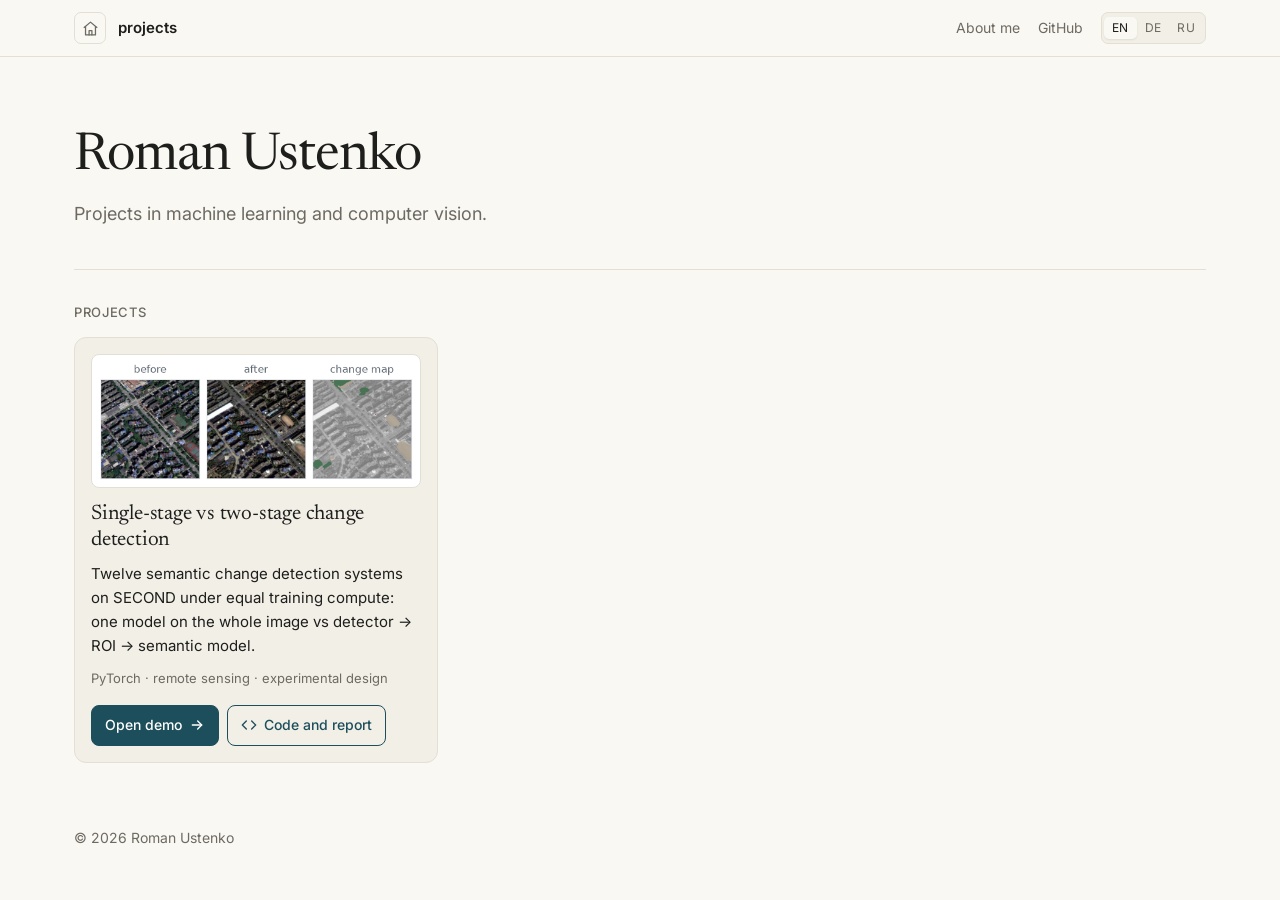
<file: index.html>
<!doctype html>
<html lang="en">
<head>
  <meta charset="UTF-8" />
  <meta name="viewport" content="width=device-width, initial-scale=1.0" />
  <title>Roman Ustenko — Projects</title>
  <meta name="description" content="Machine learning and computer vision projects by Roman Ustenko." />
  <meta property="og:title" content="Roman Ustenko — Projects" />
  <meta property="og:image" content="https://romanustenko.github.io/projects/satellite-change/og.png" />
  <link rel="icon" href="assets/favicon.svg" type="image/svg+xml" />
  <link rel="preconnect" href="https://fonts.googleapis.com" />
  <link rel="preconnect" href="https://fonts.gstatic.com" crossorigin />
  <link href="https://fonts.googleapis.com/css2?family=Inter:wght@400;500;600&family=Newsreader:opsz,wght@6..72,400;6..72,500&display=swap" rel="stylesheet" />
  <link rel="stylesheet" href="assets/site.css" />
  <link rel="stylesheet" href="assets/site-header.css" />
</head>
<body>
  <header class="sh">
    <div class="sh-inner">
      <div class="sh-left">
        <a class="sh-home" href="./" data-t-title="home" title="Main menu" aria-label="Main menu"><svg viewBox="0 0 24 24" fill="none" stroke="currentColor" stroke-width="1.8" stroke-linecap="round" stroke-linejoin="round" aria-hidden="true"><path d="M3 10.5 12 3l9 7.5"/><path d="M5 9.5V21h14V9.5"/><path d="M10 21v-6h4v6"/></svg></a>
        <nav class="sh-crumbs" aria-label="Breadcrumb"><b>projects</b></nav>
      </div>
      <div class="sh-right">
        <a class="sh-link" href="about.html" target="_blank" rel="noopener" data-t="about">About me</a>
        <a class="sh-link" href="https://github.com/romanustenko" target="_blank" rel="noopener">GitHub</a>
        <div class="sh-lang" role="radiogroup" aria-label="Language"><button role="radio" data-lang="en">EN</button><button role="radio" data-lang="de">DE</button><button role="radio" data-lang="ru">RU</button></div>
      </div>
    </div>
  </header>

  <main class="shell">
    <section class="hero">
      <h1>Roman Ustenko</h1>
      <p class="lede" data-t="lede">Projects in machine learning and computer vision.</p>
    </section>

    <section class="projects">
      <h2 class="label" data-t="projects">Projects</h2>
      <div class="grid">
      <article class="project">
        <img src="assets/satellite-change.png" alt="" />
        <div class="project-body">
          <h3><a href="projects/satellite-change/" data-t="p1title">Single-stage vs two-stage semantic change detection</a></h3>
          <p data-t="p1text">Twelve semantic change detection systems on the SECOND benchmark, compared under equal training compute.</p>
          <p class="tags" data-t="p1tags">PyTorch · remote sensing · change detection · experimental design</p>
          <div class="actions">
            <a class="btn primary" href="projects/satellite-change/">
              <span data-t="demo">Open demo</span>
              <svg viewBox="0 0 24 24" fill="none" stroke="currentColor" stroke-width="2" stroke-linecap="round" stroke-linejoin="round" aria-hidden="true"><path d="M5 12h14"/><path d="m13 6 6 6-6 6"/></svg>
            </a>
            <a class="btn secondary" href="https://github.com/romanustenko/satellite-change-intelligence" target="_blank" rel="noopener">
              <svg viewBox="0 0 24 24" fill="none" stroke="currentColor" stroke-width="2" stroke-linecap="round" stroke-linejoin="round" aria-hidden="true"><path d="m16 18 6-6-6-6"/><path d="m8 6-6 6 6 6"/></svg>
              <span data-t="code">Code and report</span>
            </a>
          </div>
        </div>
      </article>
      </div>
    </section>
  </main>
  <footer class="shell foot">© 2026 Roman Ustenko</footer>

  <script>
    window.TEXT = {
      en: { _title: 'Roman Ustenko — Projects', home: 'Main menu', about: 'About me', lede: 'Projects in machine learning and computer vision.', projects: 'Projects',
        p1title: 'Single-stage vs two-stage change detection',
        p1text: 'Twelve semantic change detection systems on SECOND under equal training compute: one model on the whole image vs detector → ROI → semantic model.',
        p1tags: 'PyTorch · remote sensing · experimental design', demo: 'Open demo', code: 'Code and report' },
      de: { _title: 'Roman Ustenko — Projekte', home: 'Hauptmenü', about: 'Über mich', lede: 'Projekte zu maschinellem Lernen und Computer Vision.', projects: 'Projekte',
        p1title: 'Einstufige vs. zweistufige Änderungserkennung',
        p1text: 'Zwölf Systeme zur semantischen Änderungserkennung auf SECOND bei gleichem Trainingsaufwand: ein Modell für das ganze Bild vs. Detektor → ROI → semantisches Modell.',
        p1tags: 'PyTorch · Fernerkundung · Versuchsplanung', demo: 'Demo öffnen', code: 'Code und Bericht' },
      ru: { _title: 'Роман Устенко — проекты', home: 'Главное меню', about: 'Обо мне', lede: 'Проекты в области машинного обучения и компьютерного зрения.', projects: 'Проекты',
        p1title: 'Одностадийное и двухстадийное обнаружение изменений',
        p1text: 'Двенадцать систем семантического обнаружения изменений на SECOND при равном бюджете обучения: одна модель на весь снимок против цепочки детектор → ROI → семантическая модель.',
        p1tags: 'PyTorch · дистанционное зондирование · дизайн экспериментов', demo: 'Открыть демо', code: 'Код и отчёт' },
    };
  </script>
  <script src="assets/i18n.js"></script>
</body>
</html>
</file>
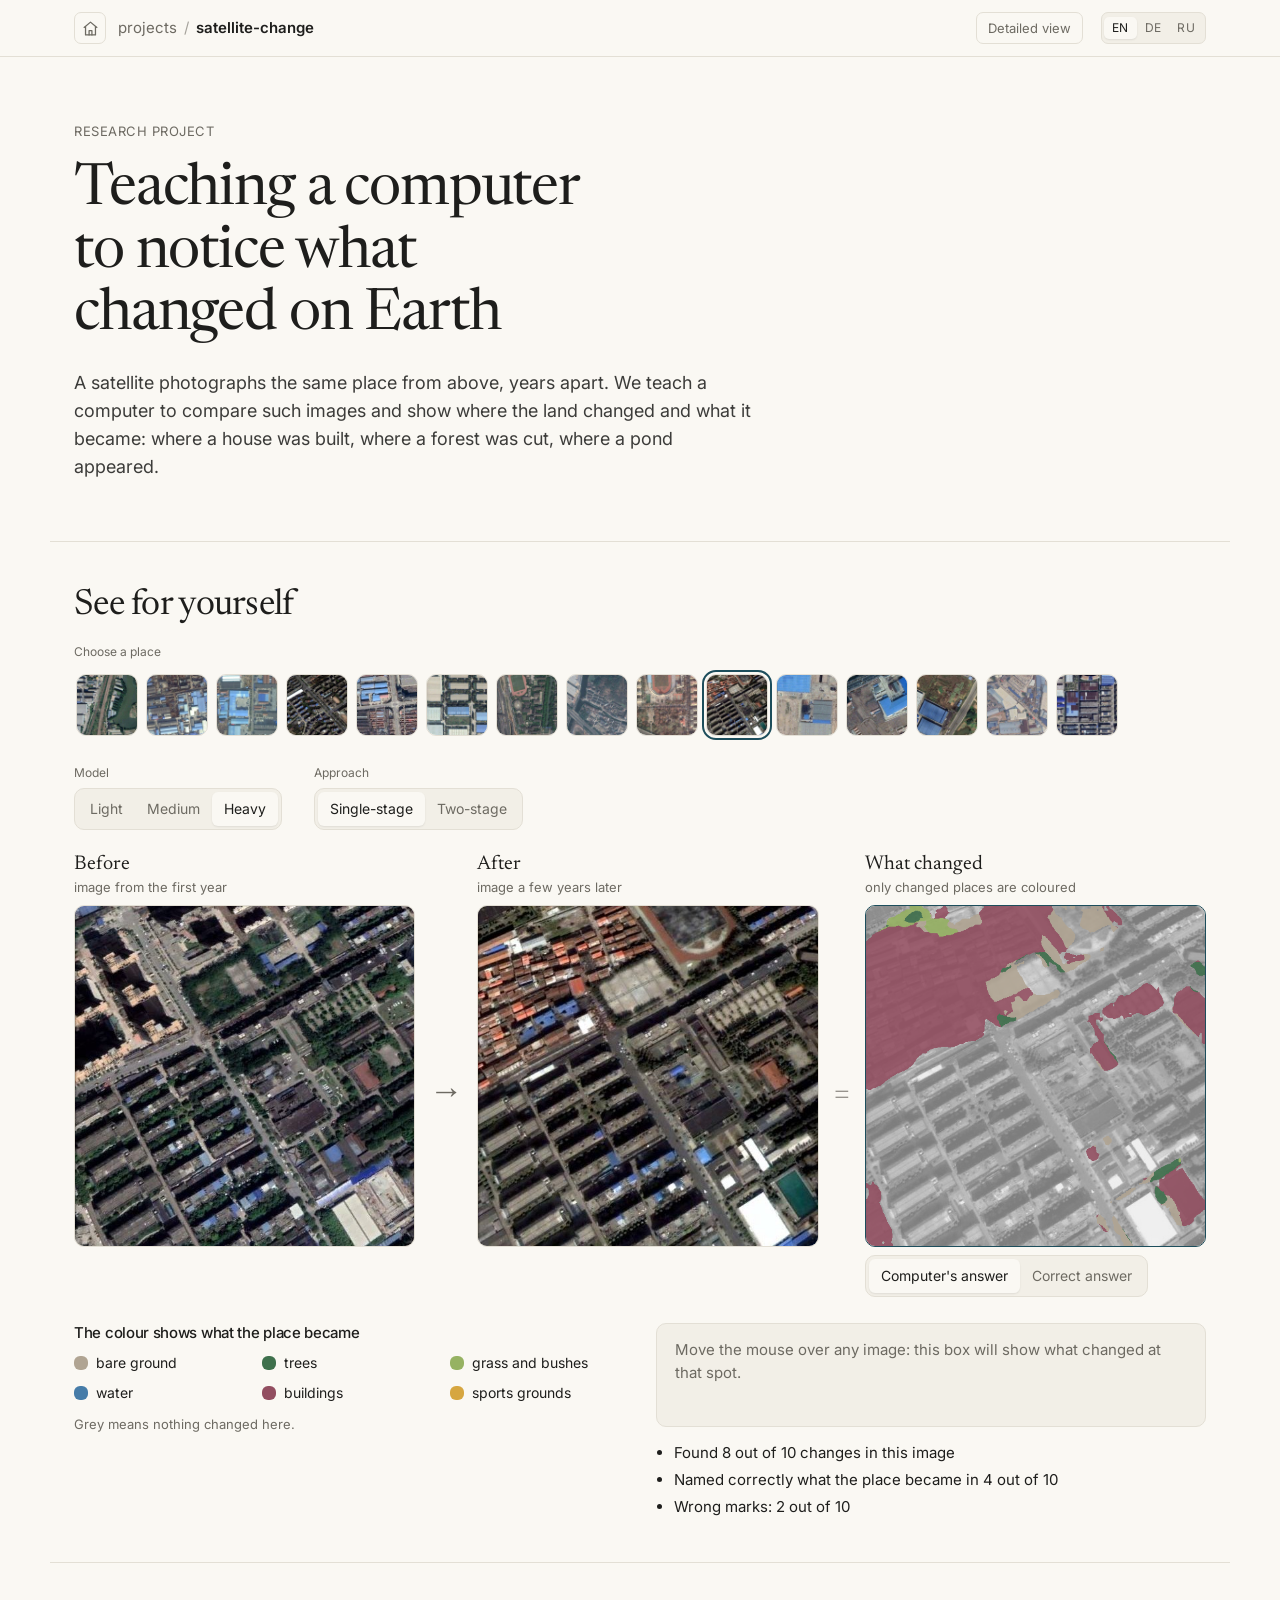
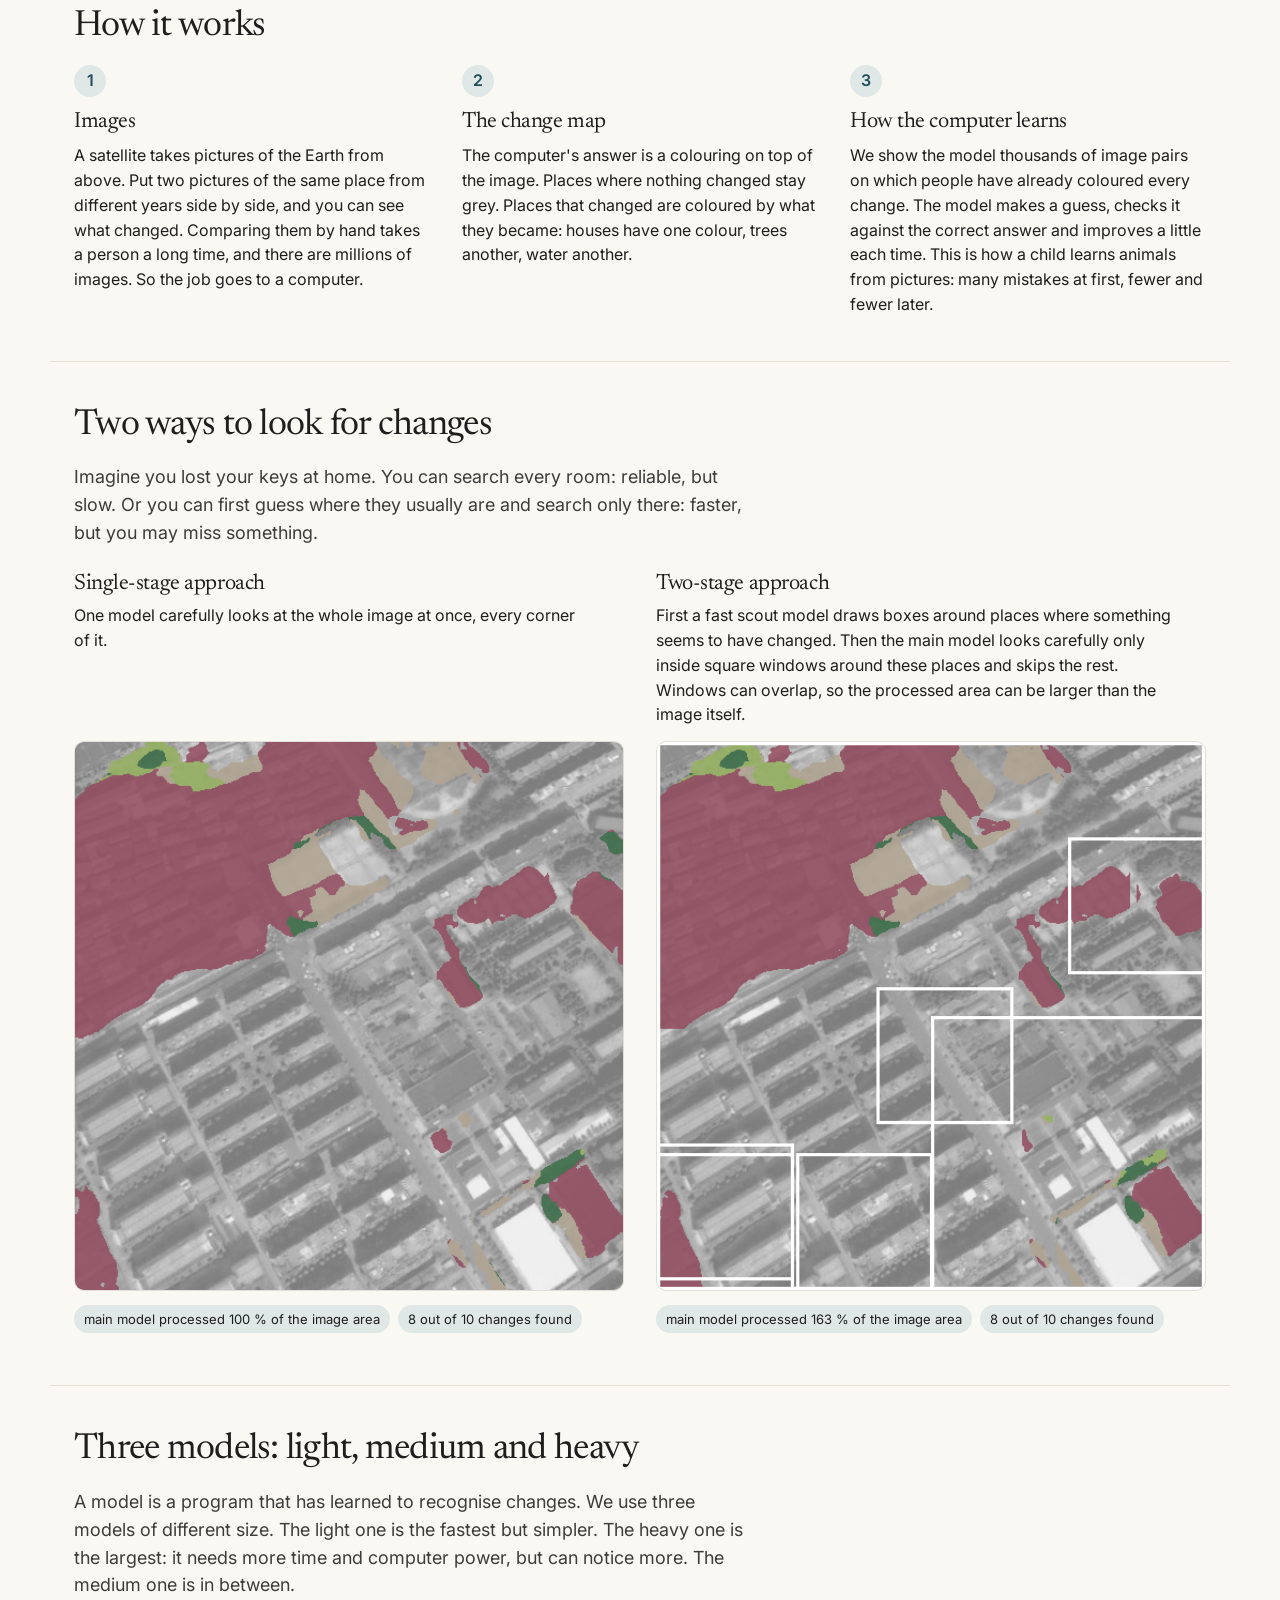
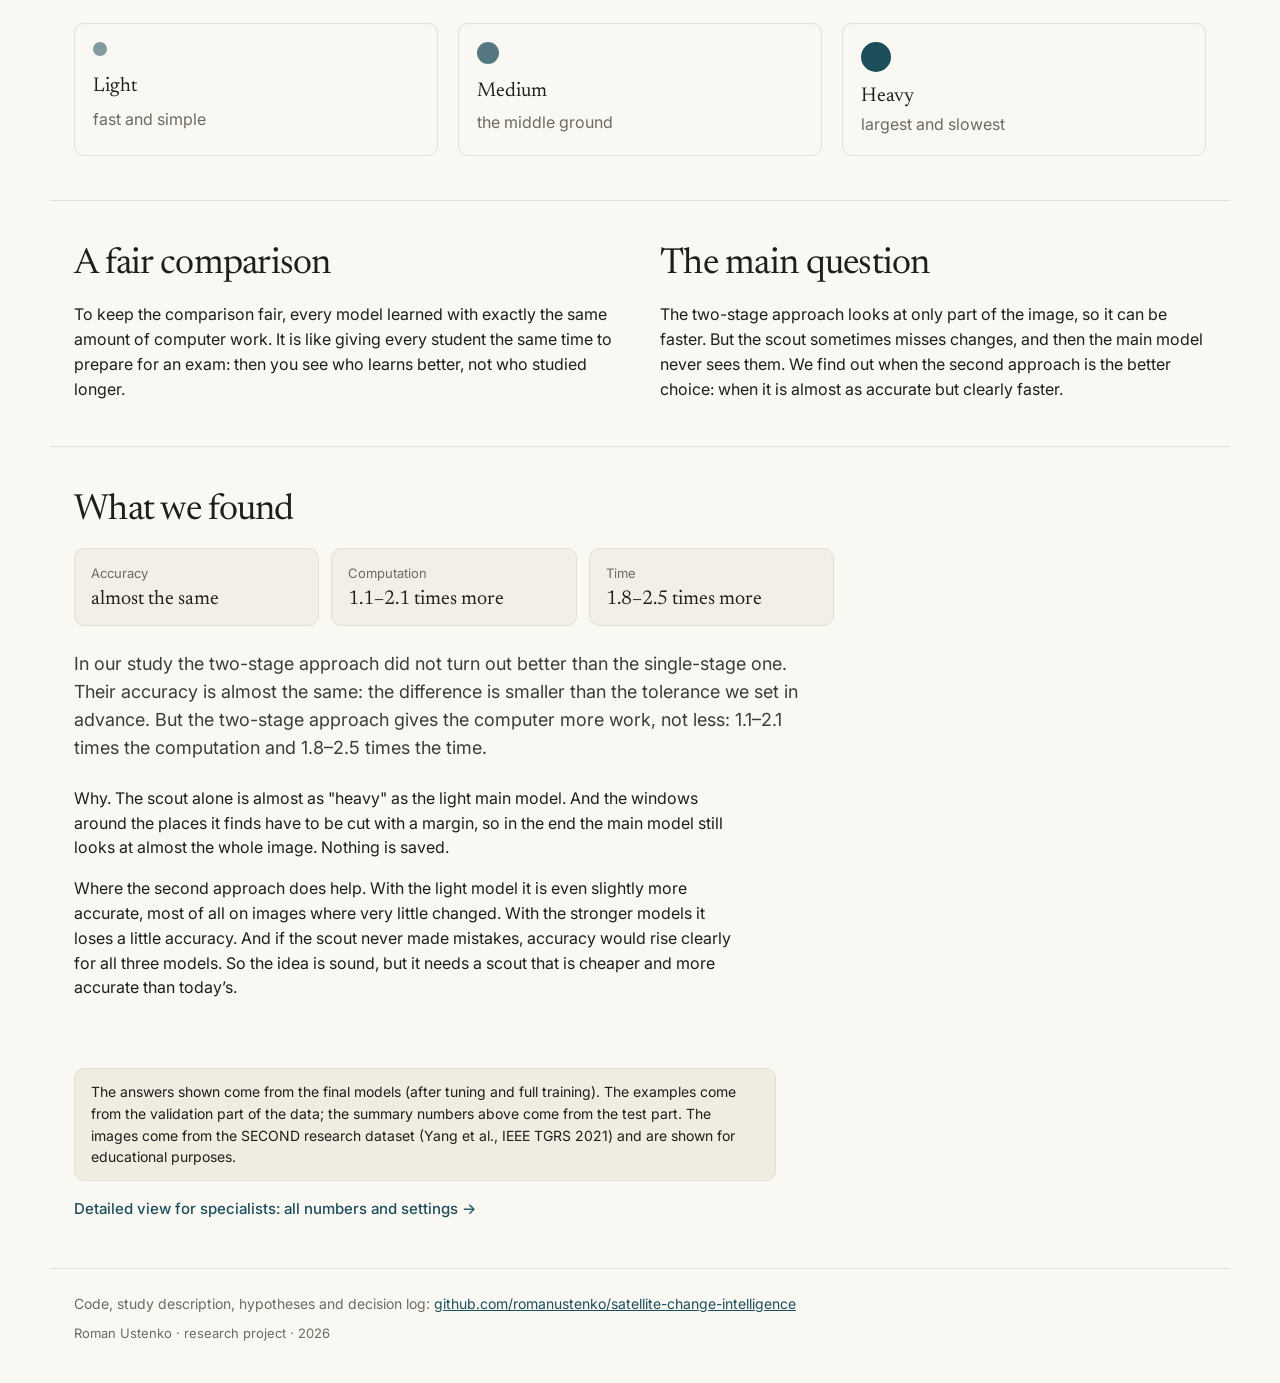
<file: satellite-change/index.html>
<!doctype html>
<html lang="en">
<head>
  <meta charset="UTF-8" />
  <title>Moved</title>
  <meta name="robots" content="noindex" />
  <link rel="canonical" href="https://romanustenko.github.io/projects/satellite-change/" />
  <meta http-equiv="refresh" content="0; url=../projects/satellite-change/" />
  <script>location.replace('../projects/satellite-change/' + location.search + location.hash)</script>
</head>
<body><a href="../projects/satellite-change/">The demo has moved to /projects/satellite-change/</a></body>
</html>
</file>
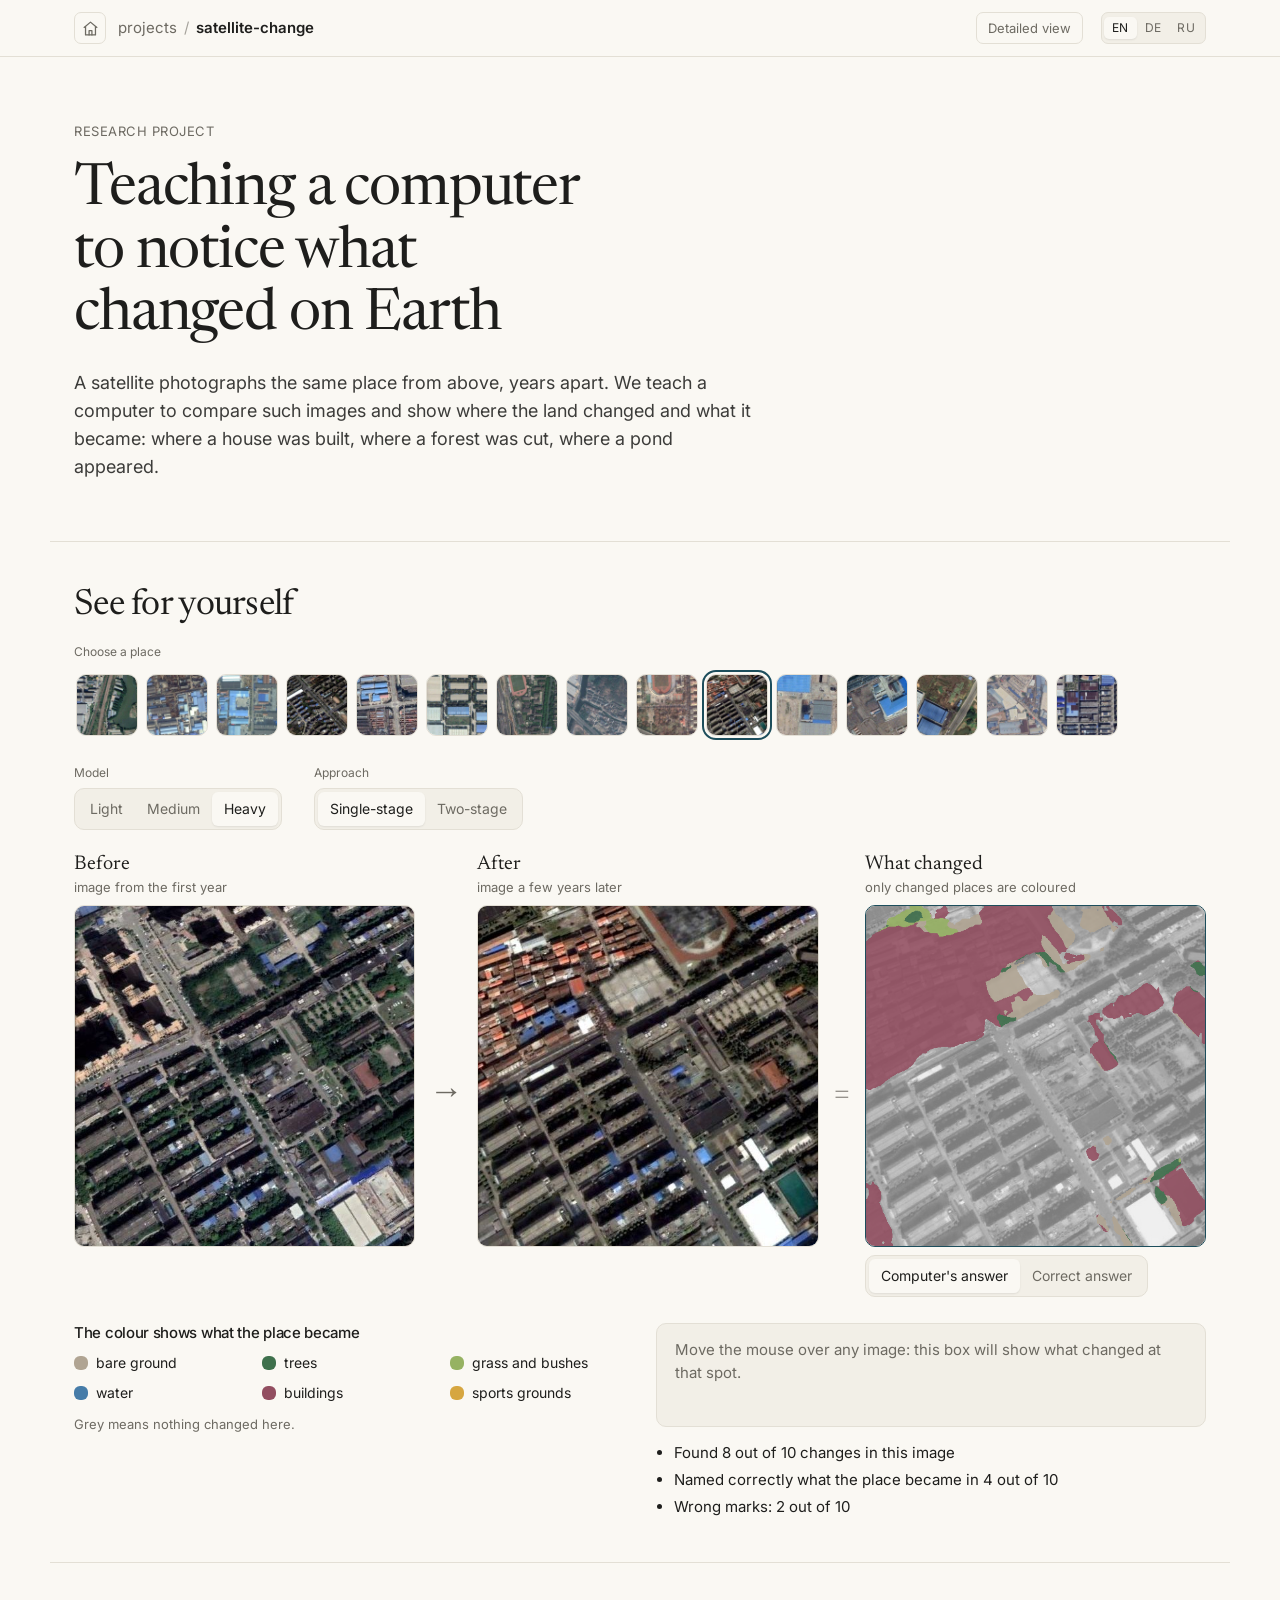
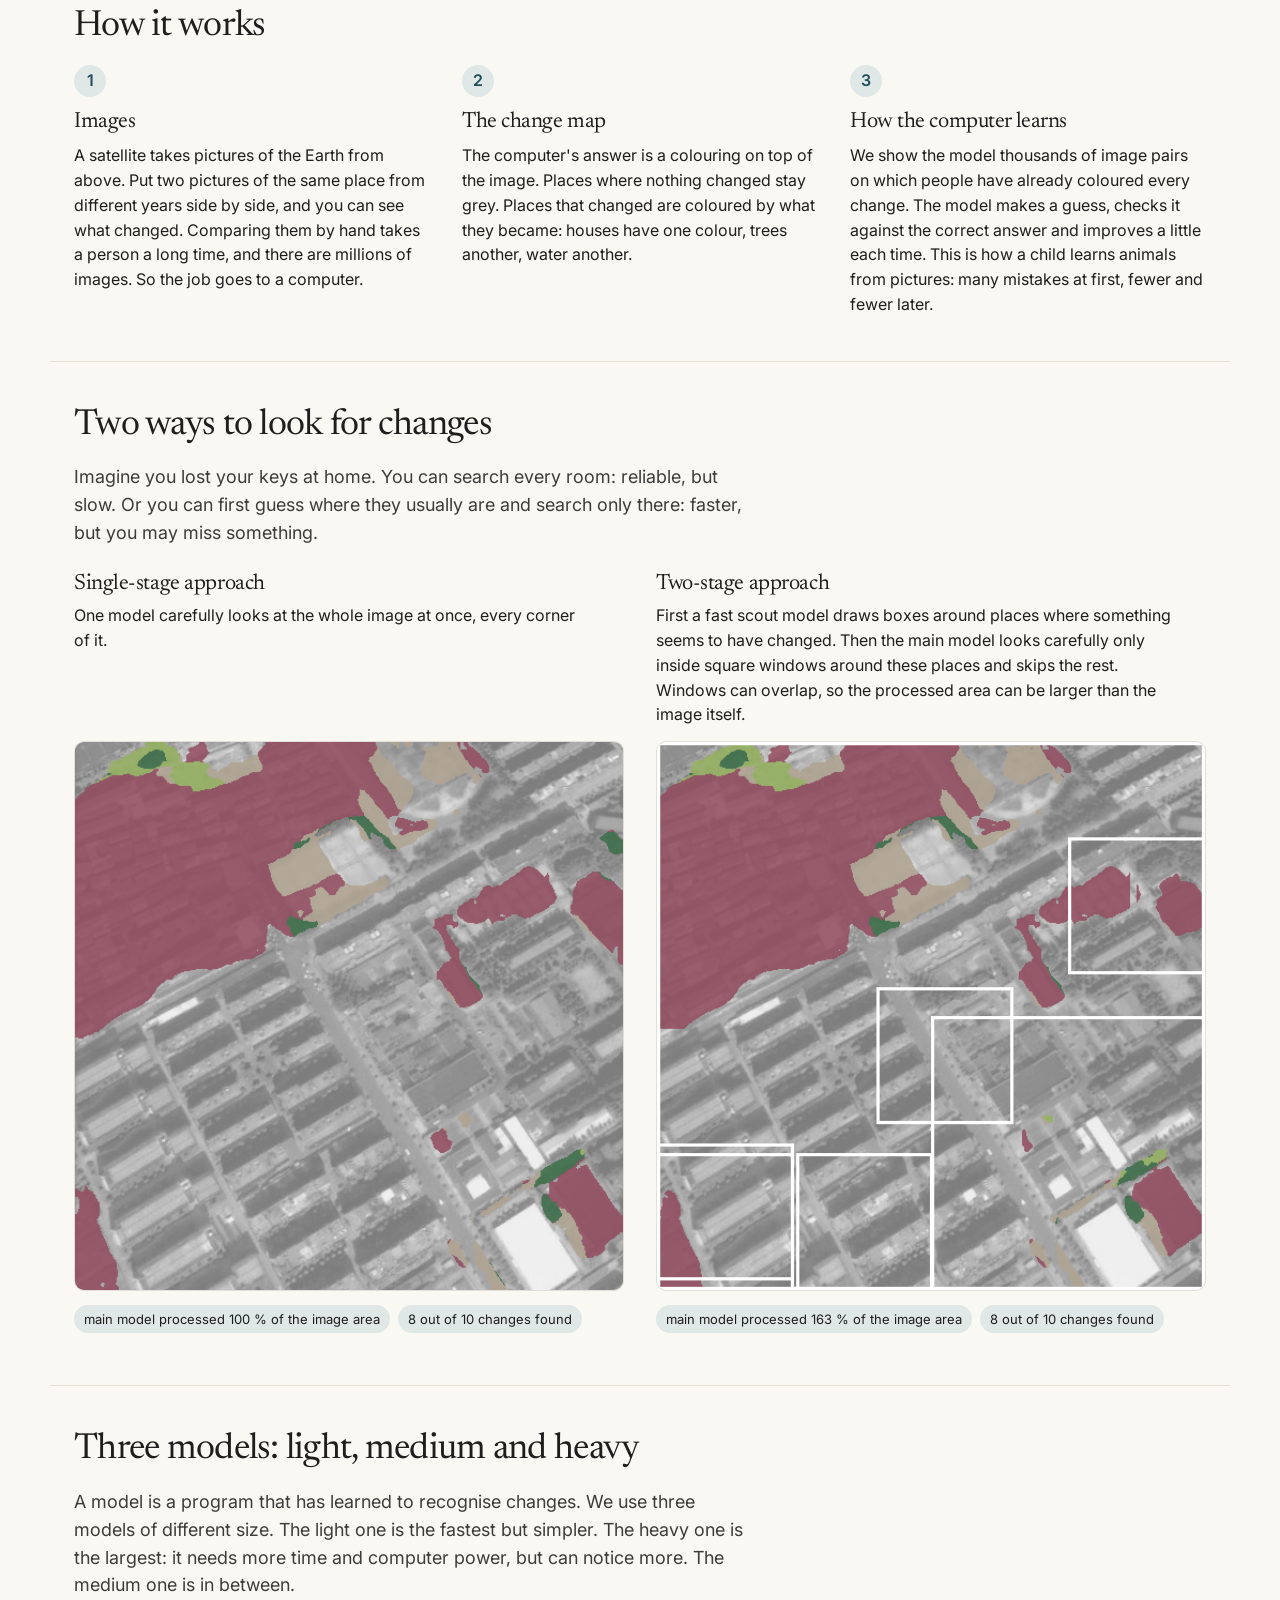
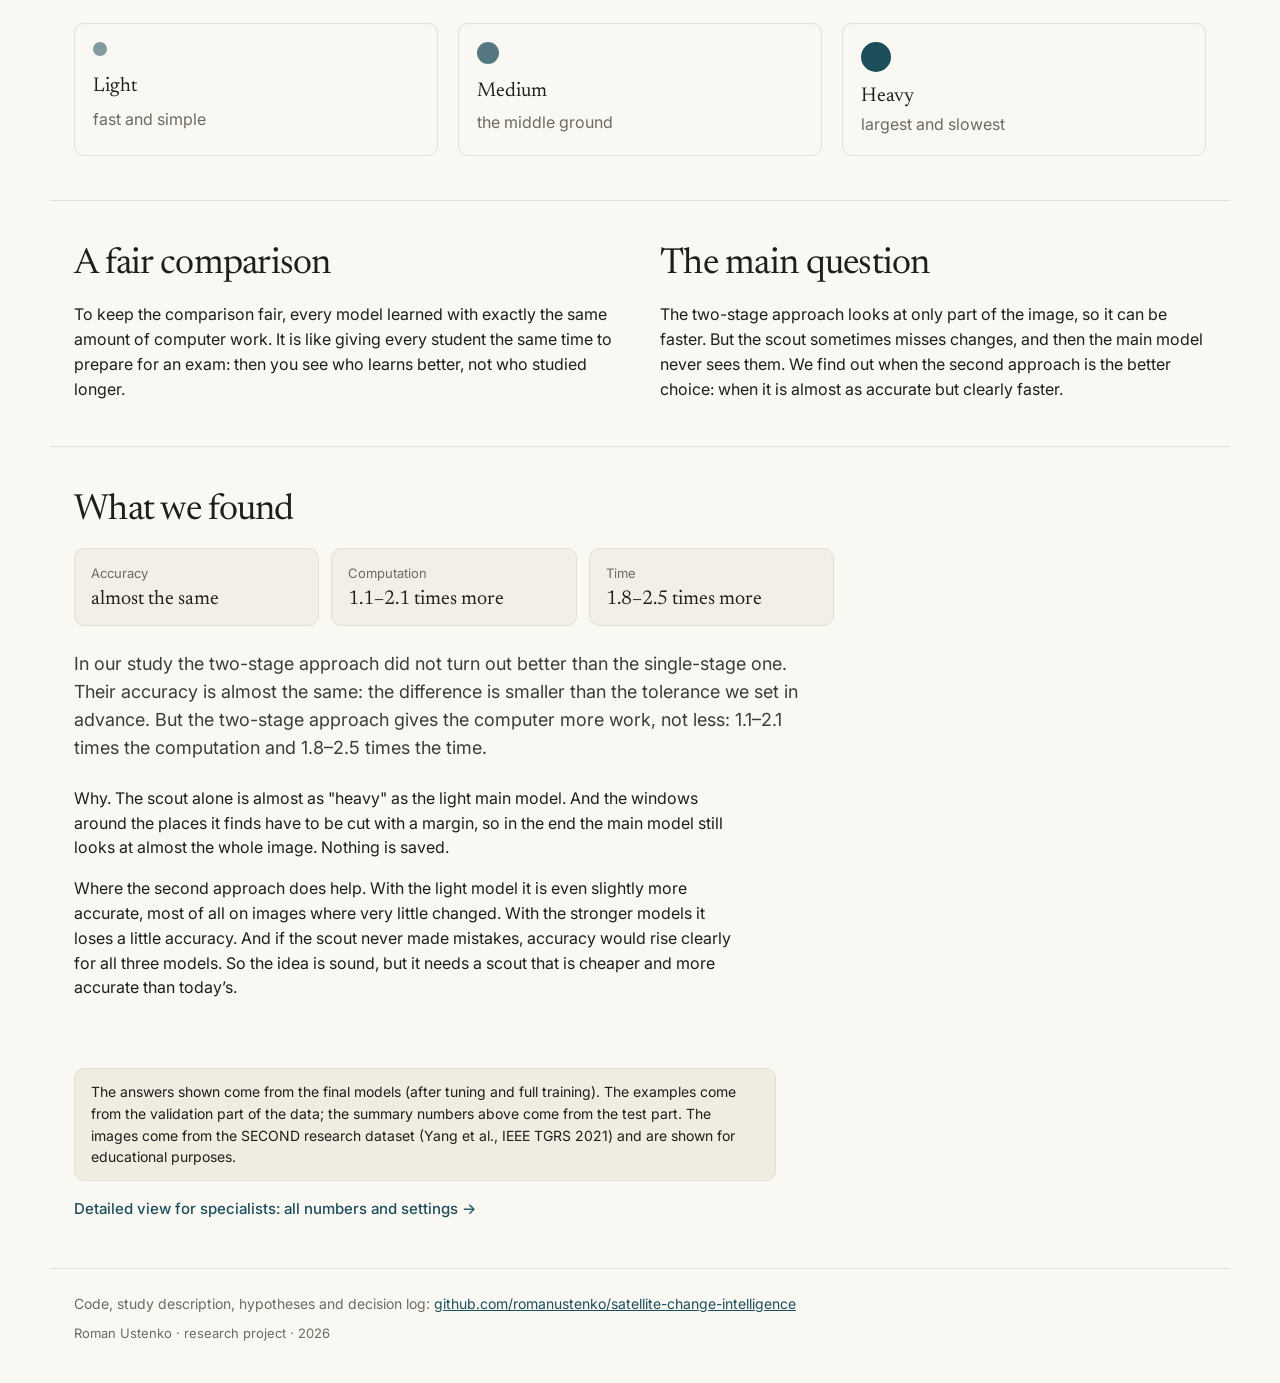
<file: projects/satellite-change/index.html>
<!doctype html>
<html lang="en">
  <head>
    <meta charset="UTF-8" />
    <meta name="viewport" content="width=device-width, initial-scale=1.0" />
    <title>Single-stage vs two-stage semantic change detection</title>
    <meta name="description" content="Research demo: 12 semantic change detection systems on SECOND compared under equal training FLOPs — single-stage models versus detector + ROI + semantic model." />
    <meta name="author" content="Roman Ustenko" />
    <link rel="icon" href="favicon.svg" type="image/svg+xml" />
    <meta property="og:type" content="website" />
    <meta property="og:title" content="Single-stage vs two-stage semantic change detection" />
    <meta property="og:description" content="12 systems on SECOND under equal training FLOPs; interactive demo with 15 examples." />
    <meta property="og:url" content="https://romanustenko.github.io/projects/satellite-change/" />
    <meta property="og:image" content="https://romanustenko.github.io/projects/satellite-change/og.png" />
    <meta property="og:image:width" content="1200" />
    <meta property="og:image:height" content="630" />
    <meta name="twitter:card" content="summary_large_image" />
    <link rel="preconnect" href="https://fonts.googleapis.com" />
    <link rel="preconnect" href="https://fonts.gstatic.com" crossorigin />
    <link href="https://fonts.googleapis.com/css2?family=Inter:wght@400;500;600&family=Newsreader:opsz,wght@6..72,400;6..72,500&display=swap" rel="stylesheet" />
    <script type="module" crossorigin src="./assets/index-DdMC08_O.js"></script>
    <link rel="stylesheet" crossorigin href="./assets/index-H4oXy_jQ.css">
  </head>
  <body>
    <div id="root"></div>
  </body>
</html>
</file>
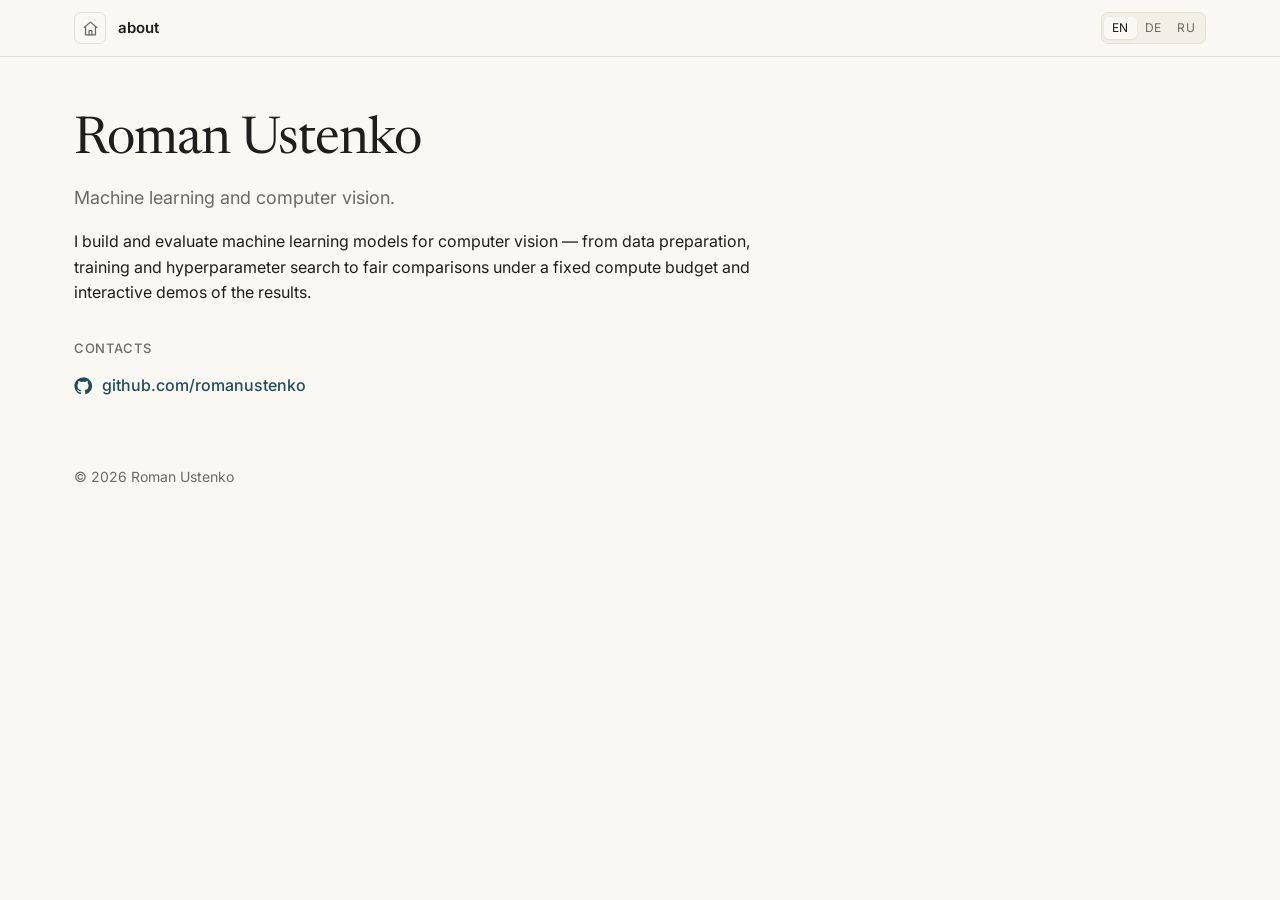
<file: about.html>
<!doctype html>
<html lang="en">
<head>
  <meta charset="UTF-8" />
  <meta name="viewport" content="width=device-width, initial-scale=1.0" />
  <title>Roman Ustenko — About</title>
  <link rel="icon" href="assets/favicon.svg" type="image/svg+xml" />
  <link rel="preconnect" href="https://fonts.googleapis.com" />
  <link rel="preconnect" href="https://fonts.gstatic.com" crossorigin />
  <link href="https://fonts.googleapis.com/css2?family=Inter:wght@400;500;600&family=Newsreader:opsz,wght@6..72,400;6..72,500&display=swap" rel="stylesheet" />
  <link rel="stylesheet" href="assets/site.css" />
  <link rel="stylesheet" href="assets/site-header.css" />
</head>
<body>
  <header class="sh">
    <div class="sh-inner">
      <div class="sh-left">
        <a class="sh-home" href="./" data-t-title="home" title="Main menu" aria-label="Main menu"><svg viewBox="0 0 24 24" fill="none" stroke="currentColor" stroke-width="1.8" stroke-linecap="round" stroke-linejoin="round" aria-hidden="true"><path d="M3 10.5 12 3l9 7.5"/><path d="M5 9.5V21h14V9.5"/><path d="M10 21v-6h4v6"/></svg></a>
        <nav class="sh-crumbs" aria-label="Breadcrumb"><b>about</b></nav>
      </div>
      <div class="sh-right">
        <div class="sh-lang" role="radiogroup" aria-label="Language"><button role="radio" data-lang="en">EN</button><button role="radio" data-lang="de">DE</button><button role="radio" data-lang="ru">RU</button></div>
      </div>
    </div>
  </header>

  <main class="shell about">
    <h1>Roman Ustenko</h1>
    <p class="lede" data-t="lede">Machine learning and computer vision.</p>
    <p data-t="text">I build and evaluate machine learning models for computer vision — from data preparation, training and hyperparameter search to fair comparisons under a fixed compute budget and interactive demos of the results.</p>

    <h2 class="label" data-t="contacts">Contacts</h2>
    <ul class="contacts">
      <li><a href="https://github.com/romanustenko" target="_blank" rel="noopener">
        <svg viewBox="0 0 24 24" fill="currentColor" aria-hidden="true"><path d="M12 .5a11.5 11.5 0 0 0-3.64 22.41c.58.1.79-.25.79-.56v-2c-3.2.7-3.88-1.37-3.88-1.37-.52-1.33-1.28-1.69-1.28-1.69-1.05-.71.08-.7.08-.7 1.16.08 1.77 1.19 1.77 1.19 1.03 1.77 2.7 1.26 3.36.96.1-.75.4-1.26.73-1.55-2.55-.29-5.24-1.28-5.24-5.68 0-1.26.45-2.28 1.19-3.09-.12-.29-.52-1.46.11-3.04 0 0 .97-.31 3.17 1.18a11 11 0 0 1 5.77 0c2.2-1.49 3.17-1.18 3.17-1.18.63 1.58.23 2.75.11 3.04.74.81 1.19 1.83 1.19 3.09 0 4.41-2.69 5.39-5.26 5.67.41.36.78 1.06.78 2.14v3.17c0 .31.21.67.8.56A11.5 11.5 0 0 0 12 .5Z"/></svg>
        github.com/romanustenko</a></li>
    </ul>
  </main>
  <footer class="shell foot">© 2026 Roman Ustenko</footer>

  <script>
    window.TEXT = {
      en: { _title: 'Roman Ustenko — About', home: 'Main menu', lede: 'Machine learning and computer vision.', contacts: 'Contacts',
        text: 'I build and evaluate machine learning models for computer vision — from data preparation, training and hyperparameter search to fair comparisons under a fixed compute budget and interactive demos of the results.' },
      de: { _title: 'Roman Ustenko — Über mich', home: 'Hauptmenü', lede: 'Maschinelles Lernen und Computer Vision.', contacts: 'Kontakt',
        text: 'Ich entwickle und bewerte Modelle des maschinellen Lernens für Computer Vision — von Datenaufbereitung, Training und Hyperparametersuche bis zu fairen Vergleichen bei festem Rechenbudget und interaktiven Demos der Ergebnisse.' },
      ru: { _title: 'Роман Устенко — обо мне', home: 'Главное меню', lede: 'Машинное обучение и компьютерное зрение.', contacts: 'Контакты',
        text: 'Я разрабатываю и оцениваю модели машинного обучения для компьютерного зрения — от подготовки данных, обучения и подбора гиперпараметров до честных сравнений при фиксированном вычислительном бюджете и интерактивных демо результатов.' },
    };
  </script>
  <script src="assets/i18n.js"></script>
</body>
</html>
</file>
<file: assets/site.css>
:root {
  --paper: #faf8f3; --surface: #f2efe7; --ink: #1e1e1c; --muted: #6d6a62; --line: #e3dfd5;
  --accent: #1d4e5c; --accent-ink: #ffffff; --accent-soft: #dfe8e7;
  --serif: 'Newsreader', 'Iowan Old Style', Georgia, serif; --sans: 'Inter', system-ui, -apple-system, 'Segoe UI', sans-serif;
  color-scheme: light;
}
@media (prefers-color-scheme: dark) {
  :root { --paper: #1e1e1c; --surface: #262624; --ink: #ecebe6; --muted: #a3a097; --line: #3a3935;
    --accent: #8fc3cc; --accent-ink: #14282c; --accent-soft: #2b3a3c; color-scheme: dark; }
}
* { box-sizing: border-box; }
body { margin: 0; background: var(--paper); color: var(--ink); font: 16px/1.6 var(--sans); -webkit-font-smoothing: antialiased; }
a { color: inherit; }
.shell { max-width: 1180px; margin: 0 auto; padding: 0 24px; }
.hero { padding: 72px 0 40px; }
h1 { font: 400 clamp(34px, 5vw, 52px)/1.1 var(--serif); letter-spacing: -0.02em; margin: 0 0 14px; }
.lede { font-size: 18px; color: var(--muted); margin: 0; max-width: 60ch; }
.label { font: 500 13px/1 var(--sans); letter-spacing: 0.05em; text-transform: uppercase; color: var(--muted); margin: 0 0 18px; }
.projects { padding: 36px 0 24px; border-top: 1px solid var(--line); }
.grid { display: grid; grid-template-columns: repeat(3, minmax(0, 1fr)); gap: 20px; }
.project { position: relative; display: flex; flex-direction: column; gap: 14px; padding: 16px; border: 1px solid var(--line); border-radius: 12px; background: var(--surface); transition: border-color 0.15s, box-shadow 0.15s, transform 0.15s; }
.project:hover { border-color: var(--muted); box-shadow: 0 8px 28px rgb(0 0 0 / 0.08); transform: translateY(-1px); }
.project:focus-within { outline: 2px solid var(--accent); outline-offset: 2px; }
.project img { width: 100%; display: block; border-radius: 8px; border: 1px solid var(--line); background: #fff; padding: 5px; }
.project-body { display: flex; flex-direction: column; flex: 1; }
.project h3 { font: 400 21px/1.25 var(--serif); letter-spacing: -0.01em; margin: 0 0 8px; }
.project h3 a { text-decoration: none; outline: none; }
.project h3 a::after { content: ''; position: absolute; inset: 0; border-radius: 12px; }
.project p { margin: 0 0 10px; font-size: 15px; }
.project .tags { color: var(--muted); font-size: 13px; }
.actions { display: flex; flex-wrap: wrap; gap: 8px; margin-top: auto; padding-top: 6px; }
.btn { position: relative; z-index: 1; display: inline-flex; align-items: center; gap: 7px; padding: 8px 13px; border-radius: 8px; font-size: 14px; font-weight: 500; text-decoration: none; border: 1px solid var(--accent); }
.btn.primary { background: var(--accent); color: var(--accent-ink); }
.btn.primary:hover { filter: brightness(1.08); }
.btn.secondary { color: var(--accent); background: transparent; }
.btn.secondary:hover { background: var(--accent-soft); }
.btn svg { width: 16px; height: 16px; flex: none; }
.foot { padding: 40px 24px 48px; color: var(--muted); font-size: 14px; }
.about { padding-top: 56px; padding-bottom: 24px; }
.about > * { max-width: 680px; }
.about .label { margin-top: 36px; }
.about p { margin: 0 0 16px; }
.contacts { list-style: none; padding: 0; margin: 8px 0 0; display: grid; gap: 10px; }
.contacts a { display: inline-flex; align-items: center; gap: 10px; text-decoration: none; color: var(--accent); font-weight: 500; }
.contacts svg { width: 18px; height: 18px; }
@media (max-width: 960px) { .grid { grid-template-columns: repeat(2, minmax(0, 1fr)); } }
@media (max-width: 620px) { .grid { grid-template-columns: 1fr; } }
@media (max-width: 700px) {
  .shell { padding: 0 16px; }
  .hero { padding: 48px 0 28px; }
  }
.brand, @media (max-width: 420px) {
</file>
<file: assets/site-header.css>
/* Shared site header (identical copy in every project demo). Needs --paper, --surface, --ink, --muted, --line, --accent. */
.sh { border-bottom: 1px solid var(--line); position: sticky; top: env(safe-area-inset-top, 0px); background: var(--paper); z-index: 5; }
.sh-inner { max-width: 1180px; margin: 0 auto; padding: 0 24px; height: 56px; display: flex; align-items: center; justify-content: space-between; gap: 16px; font-family: 'Inter', system-ui, -apple-system, 'Segoe UI', sans-serif; }
.sh-left { display: flex; align-items: center; gap: 12px; min-width: 0; }
.sh-home { flex: none; display: grid; place-items: center; width: 32px; height: 32px; box-sizing: border-box; border: 1px solid var(--line); border-radius: 7px; color: var(--muted); text-decoration: none; }
.sh-home:hover { color: var(--ink); border-color: var(--muted); }
.sh-home svg { width: 17px; height: 17px; }
.sh-crumbs { display: flex; align-items: center; gap: 7px; font-size: 15px; line-height: 1.2; min-width: 0; white-space: nowrap; overflow: hidden; }
.sh-crumbs a { color: var(--muted); text-decoration: none; }
.sh-crumbs a:hover { color: var(--ink); text-decoration: underline; }
.sh-crumbs .sep { color: var(--muted); opacity: 0.6; }
.sh-crumbs b { font-weight: 600; color: var(--ink); overflow: hidden; text-overflow: ellipsis; }
.sh-right { display: flex; align-items: center; gap: 18px; flex: none; }
.sh-nav { display: flex; gap: 18px; }
.sh-link { font-size: 14px; color: var(--muted); text-decoration: none; white-space: nowrap; }
.sh-link:hover { color: var(--ink); }
.sh-btn { all: unset; box-sizing: border-box; cursor: pointer; height: 32px; display: inline-flex; align-items: center; font-size: 13px; color: var(--muted); padding: 0 11px; border: 1px solid var(--line); border-radius: 7px; white-space: nowrap; }
.sh-btn:hover { color: var(--ink); border-color: var(--muted); }
.sh-lang { display: inline-flex; box-sizing: border-box; height: 32px; align-items: center; padding: 2px; border: 1px solid var(--line); border-radius: 7px; background: var(--surface); }
.sh-lang button { all: unset; cursor: pointer; padding: 4px 8px; font-size: 12px; line-height: 1.2; letter-spacing: 0.03em; border-radius: 5px; color: var(--muted); }
.sh-lang button.on { background: var(--paper); color: var(--ink); box-shadow: 0 1px 2px rgb(0 0 0 / 0.08); }
.sh-home:focus-visible, .sh-btn:focus-visible, .sh-lang button:focus-visible, .sh-link:focus-visible, .sh-crumbs a:focus-visible { outline: 2px solid var(--accent); outline-offset: 1px; }
@media (max-width: 900px) { .sh-nav { display: none; } }
@media (max-width: 560px) {
  .sh-inner { padding: 0 16px; gap: 10px; }
  .sh-right { gap: 10px; }
  .sh-crumbs { font-size: 14px; }
  .sh-crumbs .sh-hide-sm, .sh-crumbs .sh-hide-sm + .sep { display: none; }
}
</file>
<file: projects/satellite-change/assets/index-H4oXy_jQ.css>
:root{--l-paper: #faf8f3;--l-surface: #f2efe7;--l-ink: #1e1e1c;--l-muted: #6d6a62;--l-line: #e3dfd5;--l-accent: #1d4e5c;--l-accent-soft: #dfe8e7;--l-notice: #f1ece0;--l-good: #3e704c;--l-warn: #c9952e;--l-bad: #b84a38;--l-shadow-map: #ded9ce;--d-paper: #1e1e1c;--d-surface: #262624;--d-ink: #ecebe6;--d-muted: #a3a097;--d-line: #3a3935;--d-accent: #8fc3cc;--d-accent-soft: #2b3a3c;--d-notice: #2a2925;--d-good: #7fb88e;--d-warn: #e0b45a;--d-bad: #e07a66;--d-shadow-map: #46443f;--display: "Newsreader", "Iowan Old Style", Georgia, serif;--sans: "Inter", system-ui, sans-serif;--dw: 400;--radius: 10px;--radius-sm: 6px ;--track: -.02em}:root{--paper: var(--l-paper);--surface: var(--l-surface);--ink: var(--l-ink);--muted: var(--l-muted);--line: var(--l-line);--accent: var(--l-accent);--accent-soft: var(--l-accent-soft);--notice: var(--l-notice);--good: var(--l-good);--warn: var(--l-warn);--bad: var(--l-bad);--shadow-map: var(--l-shadow-map);color-scheme:light}@media (prefers-color-scheme: dark){:root:not([data-theme=light]){--paper: var(--d-paper);--surface: var(--d-surface);--ink: var(--d-ink);--muted: var(--d-muted);--line: var(--d-line);--accent: var(--d-accent);--accent-soft: var(--d-accent-soft);--notice: var(--d-notice);--good: var(--d-good);--warn: var(--d-warn);--bad: var(--d-bad);--shadow-map: var(--d-shadow-map);color-scheme:dark}}:root[data-theme=dark]{--paper: var(--d-paper);--surface: var(--d-surface);--ink: var(--d-ink);--muted: var(--d-muted);--line: var(--d-line);--accent: var(--d-accent);--accent-soft: var(--d-accent-soft);--notice: var(--d-notice);--good: var(--d-good);--warn: var(--d-warn);--bad: var(--d-bad);--shadow-map: var(--d-shadow-map);color-scheme:dark}*{box-sizing:border-box}html{scroll-behavior:smooth}body{margin:0;background:var(--paper);color:var(--ink);font:16px/1.55 var(--sans);-webkit-font-smoothing:antialiased}a{color:inherit}.shell{max-width:1180px;margin:0 auto;padding-left:max(24px,env(safe-area-inset-left,0px));padding-right:max(24px,env(safe-area-inset-right,0px))}.muted{color:var(--muted)}.small{font-size:13px}body:before{content:"";position:fixed;inset:0 0 auto;height:env(safe-area-inset-top,0px);z-index:10;background:var(--paper)}.hero{padding-block:72px 36px}.eyebrow{font-size:13px;letter-spacing:.04em;text-transform:uppercase;color:var(--muted);margin:0 0 18px}h1{text-wrap:balance;font:var(--h1w, var(--dw)) clamp(32px,5vw,var(--h1max, 58px))/1.08 var(--display);letter-spacing:var(--track);margin:0 0 22px;max-width:16ch}.lede{font-size:18px;max-width:62ch;margin:0 0 24px;color:var(--ink);opacity:.86}.notice{background:var(--notice);border:1px solid var(--line);border-radius:var(--radius);padding:12px 16px;font-size:14px;max-width:78ch;margin:0}.section-label{font:500 13px/1 var(--sans);letter-spacing:.05em;text-transform:uppercase;color:var(--muted);margin:0 0 14px}.demo>*{min-width:0}.demo{display:grid;grid-template-columns:236px 1fr;gap:36px;padding-top:28px;padding-bottom:64px;border-top:1px solid var(--line)}.picker p{margin:0 0 14px}.thumbs{display:grid;grid-template-columns:repeat(3,1fr);gap:8px}.thumb{all:unset;cursor:pointer;display:grid;gap:4px;justify-items:center;font-size:11px;color:var(--muted)}.thumb canvas{width:100%;aspect-ratio:1;border-radius:var(--radius-sm);border:1px solid var(--line);display:block}.thumb.active canvas{outline:2px solid var(--accent);outline-offset:1px}.thumb.active span{color:var(--ink);font-weight:600}.thumb:focus-visible canvas{outline:2px dashed var(--accent)}.controls{display:flex;flex-wrap:wrap;gap:16px 28px;align-items:flex-end;margin-bottom:22px}.field{display:grid;gap:6px}.field-label{font-size:12px;color:var(--muted)}.segmented{display:inline-flex;background:var(--surface);border:1px solid var(--line);border-radius:var(--radius);padding:3px;flex-wrap:wrap}.segmented button{all:unset;cursor:pointer;padding:6px 12px;border-radius:var(--radius-sm);font-size:14px;color:var(--muted)}.segmented button.on{background:var(--paper);color:var(--ink);box-shadow:0 1px 2px #00000014}.segmented button:focus-visible{outline:2px solid var(--accent)}.toggles{display:flex;gap:18px;flex-wrap:wrap;align-items:center;grid-auto-flow:column}.check,.range{display:inline-flex;gap:8px;align-items:center;font-size:14px}input[type=checkbox],input[type=range]{accent-color:var(--accent)}.range span{color:var(--muted);font-size:13px}.panels{display:grid;gap:14px;grid-template-columns:repeat(3,1fr)}.panels.n1{grid-template-columns:minmax(0,560px)}.panels.n2,.panels.n4{grid-template-columns:repeat(2,1fr)}.panel{margin:0}.stage{position:relative}.stage.probing{cursor:crosshair;touch-action:manipulation}.cross{position:absolute;width:13px;height:13px;margin:-7px 0 0 -7px;border:1.5px solid var(--ink);border-radius:50%;pointer-events:none;opacity:.55}.cross.own{opacity:1;box-shadow:0 0 0 1.5px var(--paper)}.probe{position:absolute;z-index:3;transform:translate(14px,14px);pointer-events:none;display:grid;gap:3px;min-width:190px;max-width:260px;padding:9px 11px;border-radius:var(--radius);background:var(--paper);border:1px solid var(--line);box-shadow:0 6px 20px #0000001f;font-size:12px;font-variant-numeric:tabular-nums}.probe.flip-x{transform:translate(calc(-100% - 14px),14px)}.probe.flip-y{transform:translate(14px,calc(-100% - 14px))}.probe.flip-x.flip-y{transform:translate(calc(-100% - 14px),calc(-100% - 14px))}.probe-xy{color:var(--muted);font-size:11px}.probe-row{display:flex;justify-content:space-between;gap:12px}.probe-row span{color:var(--muted)}.probe-row b{font-weight:500;text-align:right}.probe-row b.strong{color:var(--accent);font-weight:600}.hint{margin:10px 0 0;max-width:72ch}.panel canvas{width:100%;aspect-ratio:1;display:block;border-radius:var(--radius);border:1px solid var(--line);image-rendering:pixelated}.panel figcaption{display:flex;justify-content:space-between;gap:8px;font-size:13px;padding-top:7px}.legend{display:flex;flex-wrap:wrap;gap:8px 18px;margin:18px 0 8px;font-size:13px;color:var(--muted)}.legend span{display:inline-flex;align-items:center;gap:7px}.legend i{width:12px;height:12px;border-radius:3px;display:inline-block}.legend i.shadow{background:var(--line)}.legend .ramp{font-variant-numeric:tabular-nums}.legend .ramp i{width:72px;border:1px solid var(--line)}.stats{border-collapse:collapse;margin-top:18px;font-size:14px;width:100%;max-width:720px;font-variant-numeric:tabular-nums}.stats th,.stats td{text-align:left;padding:8px 12px 8px 0;border-bottom:1px solid var(--line)}.stats th{font-weight:500;color:var(--muted);font-size:12px}.meta{margin-top:14px}.method,.about{padding-top:40px;padding-bottom:48px;border-top:1px solid var(--line)}.method-grid{display:grid;grid-template-columns:1fr 1fr;gap:40px}h3{font:var(--dw) 26px/1.2 var(--display);margin:0 0 10px;letter-spacing:var(--track)}.method p,.about p{max-width:60ch;margin:0 0 16px}.diagram{width:100%;max-width:420px;margin-top:8px}.diagram rect{fill:var(--surface);stroke:var(--muted);stroke-width:1}.diagram rect.accent{fill:var(--accent-soft);stroke:var(--accent)}.diagram path{stroke:var(--muted);fill:none;marker-end:none}.diagram text{font:11px var(--sans);fill:var(--ink);text-anchor:middle;dominant-baseline:middle}.facts{display:grid;grid-template-columns:repeat(4,1fr);gap:24px;margin:36px 0 0}.facts dt{font-size:12px;color:var(--muted);margin-bottom:4px}.facts dd{margin:0;font-size:15px}.foot{padding-top:24px;padding-bottom:40px;border-top:1px solid var(--line)}@media (max-width: 900px){.demo{grid-template-columns:1fr;gap:24px}.thumbs{grid-template-columns:repeat(5,1fr)}.panels,.panels.n2{grid-template-columns:1fr 1fr}.method-grid,.facts{grid-template-columns:1fr;gap:20px}}@media (max-width: 560px){.shell{padding-left:max(16px,env(safe-area-inset-left,0px));padding-right:max(16px,env(safe-area-inset-right,0px))}.hero{padding-block:44px 28px}.panels,.panels.n2,.panels.n1{grid-template-columns:1fr}.stats{font-size:12px}.stats th,.stats td{padding-right:6px}}@media (prefers-reduced-motion: reduce){html{scroll-behavior:auto}}.segmented.compact{padding:2px;border-radius:var(--radius-sm)}.segmented.compact button{padding:3px 8px;font-size:12px;letter-spacing:.03em;border-radius:var(--radius-sm)}.s-hero{padding-block:64px 36px}.s-hero h1{max-width:20ch}.s-h2{font:var(--dw) clamp(26px,3.4vw,36px)/1.15 var(--display);letter-spacing:var(--track);margin:0 0 16px;text-wrap:balance}.s-example,.s-steps,.s-ways,.s-models,.s-pair{padding-block:44px;border-top:1px solid var(--line)}.s-picker{display:grid;gap:8px;margin-bottom:20px}.s-thumbs{display:flex;gap:8px;overflow-x:auto;padding:4px 2px 8px;scrollbar-width:thin}.s-thumb{all:unset;cursor:pointer;flex:0 0 auto;width:60px;height:60px;border-radius:var(--radius);overflow:hidden;border:1px solid var(--line);display:grid;place-items:center;font-size:12px;color:var(--muted);background:var(--surface)}.s-thumb img{width:100%;height:100%;object-fit:cover;display:block}.s-thumb.active{outline:2px solid var(--accent);outline-offset:2px}.s-thumb:focus-visible{outline:2px dashed var(--accent);outline-offset:2px}.s-controls{display:flex;flex-wrap:wrap;gap:16px 32px;margin-bottom:22px}.choice{display:grid;gap:6px}.segmented button{min-height:22px}.strip{display:grid;grid-template-columns:minmax(0,1fr) auto minmax(0,1fr) auto minmax(0,1fr);gap:14px;align-items:start}.card{margin:0;display:grid;gap:8px;min-width:0}.card figcaption{display:grid;gap:1px}.card figcaption b{font:var(--dw) 20px/1.2 var(--display)}.card figcaption .muted{font-size:13px}.op{align-self:center;font:300 34px/1 var(--display);color:var(--muted);padding-top:40px}.pic{position:relative;cursor:crosshair;touch-action:manipulation}.pic canvas{width:100%;max-width:100%;aspect-ratio:1;display:block;border-radius:var(--radius);border:1px solid var(--line);background:var(--surface)}.pic-cross{position:absolute;width:16px;height:16px;margin:-8px 0 0 -8px;border:2px solid #fff;border-radius:50%;box-shadow:0 0 0 1px #00000073;pointer-events:none}.card.result .pic canvas{border-color:var(--accent)}.answer{justify-self:start}.s-below{display:grid;grid-template-columns:minmax(0,1fr) minmax(0,1fr);gap:32px;margin-top:26px;align-items:start}.key-title{font:500 15px/1.3 var(--sans);margin:0 0 10px}.s-key ul{list-style:none;margin:0 0 10px;padding:0;display:grid;grid-template-columns:repeat(3,minmax(0,1fr));gap:8px 14px;font-size:14px}.s-key li{display:flex;align-items:center;gap:8px}.s-key i{width:14px;height:14px;border-radius:var(--radius-sm);flex:none}.s-key p{margin:0}.s-info{display:grid;gap:14px}.readout{min-height:104px;padding:14px 18px;border:1px solid var(--line);border-radius:var(--radius);background:var(--surface);display:grid;gap:6px;align-content:start}.readout p{margin:0;font-size:15px}.verdict{font-weight:600}.verdict:before{content:"";display:inline-block;width:9px;height:9px;border-radius:50%;margin-right:8px;vertical-align:1px}.verdict.ok:before{background:var(--good)}.verdict.part:before{background:var(--warn)}.verdict.bad:before{background:var(--bad)}.s-scores{margin:0;padding-left:18px;display:grid;gap:4px;font-size:15px}.steps{list-style:none;margin:0;padding:0;display:grid;grid-template-columns:repeat(3,minmax(0,1fr));gap:32px}.steps li{display:grid;gap:8px;align-content:start}.step-n{width:32px;height:32px;border-radius:50%;display:grid;place-items:center;background:var(--accent-soft);color:var(--accent);font-weight:600}.steps h3{font-size:22px;margin:4px 0 0}.steps p{margin:0}.ways-grid{display:grid;grid-template-columns:1fr 1fr;gap:32px;margin-top:24px}.way{margin:0;display:grid;gap:14px;grid-template-rows:auto 1fr auto;align-content:start}.way figcaption p{margin:0}.way .pic{align-self:end}.way .pic{cursor:default}.way h3{font-size:22px;margin:0 0 6px}.way p{margin:0 0 8px;max-width:52ch}.way-facts{display:flex;flex-wrap:wrap;gap:8px}.way-facts span{font-size:13px;padding:4px 10px;border-radius:999px;background:var(--accent-soft);color:var(--ink)}.tiers{display:grid;grid-template-columns:repeat(3,minmax(0,1fr));gap:20px;margin-top:22px}.tier{display:grid;gap:4px;justify-items:start;padding:18px;border:1px solid var(--line);border-radius:var(--radius)}.tier b{font:var(--dw) 20px/1.2 var(--display)}.tier-dot{border-radius:50%;background:var(--accent);margin-bottom:8px}.tier-dot.t0{width:14px;height:14px;opacity:.55}.tier-dot.t1{width:22px;height:22px;opacity:.75}.tier-dot.t2{width:30px;height:30px}.s-pair{display:grid;grid-template-columns:1fr 1fr;gap:40px}.s-pair p{margin:0;max-width:58ch}.s-foot-note{display:grid;gap:16px;justify-items:start;padding-block:8px 48px}.cta{all:unset;cursor:pointer;font-size:15px;color:var(--accent);font-weight:500}.cta:hover{text-decoration:underline}.cta:focus-visible{outline:2px solid var(--accent);outline-offset:3px}@media (max-width: 900px){.strip{grid-template-columns:1fr}.op{padding-top:0;justify-self:center;transform:rotate(90deg);font-size:28px}.s-below,.steps,.ways-grid,.tiers,.s-pair{grid-template-columns:1fr;gap:24px}.s-key ul{grid-template-columns:repeat(2,minmax(0,1fr))}}@media (hover: none),(pointer: coarse){.hover-only{display:none}.pic,.stage.probing{cursor:default}}.s-result{padding-block:44px;border-top:1px solid var(--line)}.s-result p{max-width:66ch}.result-facts{display:grid;grid-template-columns:repeat(3,minmax(0,1fr));gap:12px;margin:8px 0 24px;max-width:760px}.result-facts div{display:grid;gap:4px;padding:14px 16px;border:1px solid var(--line);border-radius:var(--radius);background:var(--surface)}.result-facts b{font:var(--dw) 20px/1.2 var(--display)}.results{padding-block:44px 56px;border-top:1px solid var(--line)}.results-why{max-width:78ch}.table-title{font:var(--dw) 22px/1.2 var(--display);margin:34px 0 10px}.table-lede{max-width:78ch;margin:0 0 6px}.table-wrap{overflow-x:auto;max-width:100%}.stats.wide{max-width:none;min-width:760px}.stats tr.group-start td{border-top:2px solid var(--line)}.stats .ci{color:var(--muted);font-size:12px;white-space:nowrap}.stats td.cell{vertical-align:top}.stats td.cell b{display:block;font-weight:600}.stats td.cell .ci,.stats td.cell .cost{display:block}.stats td.cell .cost{color:var(--muted);font-size:12px}.stats td.cell.good b{color:var(--good)}.stats td.cell.bad b{color:var(--bad)}.stats td.cell.flat b{color:var(--muted)}.verdict-tag{font-size:12px;padding:2px 8px;border-radius:999px;border:1px solid var(--line);white-space:nowrap}.verdict-tag.two_stage{color:var(--good);border-color:var(--good)}.verdict-tag.trade_off{color:var(--warn);border-color:var(--warn)}.verdict-tag.single{color:var(--accent);border-color:var(--accent)}.table-note{max-width:90ch;margin:10px 0 0}.takeaways{max-width:80ch;padding-left:20px;margin:22px 0 16px}.takeaways li{margin-bottom:8px}.gh{margin:0 0 8px;font-size:14px}.gh a{color:var(--accent);word-break:break-all}@media (max-width: 560px){.result-facts{grid-template-columns:1fr}}.pipeline{display:flex;align-items:flex-start;gap:0;margin-top:14px;flex-wrap:nowrap}.pipeline.pending{min-height:110px}.pipe-item{display:flex;align-items:flex-start;min-width:0}.pipe-arrow{flex:none;width:26px;height:76px;position:relative}.pipe-arrow:before{content:"";position:absolute;left:4px;right:7px;top:50%;border-top:1.5px solid var(--muted)}.pipe-arrow:after{content:"";position:absolute;right:4px;top:calc(50% - 4px);border:4.5px solid transparent;border-left:6px solid var(--muted);border-right:0}.pipe-pic{margin:0;width:76px;display:grid;gap:5px;justify-items:center}.pipe-pic canvas{width:76px;height:76px;border-radius:var(--radius-sm);border:1px solid var(--line);display:block}.pipe-pic figcaption{font-size:12px;color:var(--muted);text-align:center}.pipe-stage{width:92px;height:76px;display:grid;place-content:center;gap:2px;text-align:center;border:1px solid var(--muted);border-radius:var(--radius);background:var(--surface)}.pipe-stage.accent{border-color:var(--accent);background:var(--accent-soft)}.pipe-stage b{font-weight:600;font-size:14px}.pipe-stage span{font-size:11.5px;color:var(--muted)}.pipeline-note{margin:18px 0 0}@media (max-width: 560px){.pipe-pic,.pipe-pic canvas{width:56px}.pipe-pic canvas{height:56px}.pipe-stage{width:68px;height:56px}.pipe-stage b{font-size:12.5px}.pipe-stage span{font-size:10px}.pipe-arrow{width:14px;height:56px}.pipe-arrow:before{left:1px;right:4px}.pipe-arrow:after{right:1px}}@media (max-width: 640px){.stats.cards{min-width:0;font-size:14px}.stats.cards thead{display:none}.stats.cards,.stats.cards tbody{display:block}.stats.cards tr{display:block;padding:12px 0;border-bottom:1px solid var(--line)}.stats.cards tr.group-start td{border-top:0}.stats.cards td{display:flex;justify-content:space-between;align-items:baseline;gap:12px;padding:3px 0;border:0;text-align:right}.stats.cards td:before{content:attr(data-label);color:var(--muted);font-size:12.5px;text-align:left}.stats.cards td.c-model:empty,.stats.cards td.c-empty{display:none}.stats.cards td.c-model{padding:10px 0 2px;font-size:16px}.stats.cards tr.group-start{border-top:2px solid var(--line);margin-top:6px}.stats.cards td.c-system{font-weight:600;text-align:left;justify-content:flex-start;padding-bottom:6px}.stats.cards td.c-system:before,.stats.cards td.c-model:before{content:none}.stats.cards td.cell{display:grid;grid-template-columns:1fr auto;column-gap:12px;row-gap:1px;align-items:start}.stats.cards td.cell>*{text-align:right}.stats.cards td.cell:before{grid-row:1 / span 3}.stats.cards td.cell>*{grid-column:2}.stats.cards .ci{white-space:normal}}.sh{border-bottom:1px solid var(--line);position:sticky;top:env(safe-area-inset-top,0px);background:var(--paper);z-index:5}.sh-inner{max-width:1180px;margin:0 auto;padding:0 24px;height:56px;display:flex;align-items:center;justify-content:space-between;gap:16px;font-family:Inter,system-ui,-apple-system,Segoe UI,sans-serif}.sh-left{display:flex;align-items:center;gap:12px;min-width:0}.sh-home{flex:none;display:grid;place-items:center;width:32px;height:32px;box-sizing:border-box;border:1px solid var(--line);border-radius:7px;color:var(--muted);text-decoration:none}.sh-home:hover{color:var(--ink);border-color:var(--muted)}.sh-home svg{width:17px;height:17px}.sh-crumbs{display:flex;align-items:center;gap:7px;font-size:15px;line-height:1.2;min-width:0;white-space:nowrap;overflow:hidden}.sh-crumbs a{color:var(--muted);text-decoration:none}.sh-crumbs a:hover{color:var(--ink);text-decoration:underline}.sh-crumbs .sep{color:var(--muted);opacity:.6}.sh-crumbs b{font-weight:600;color:var(--ink);overflow:hidden;text-overflow:ellipsis}.sh-right{display:flex;align-items:center;gap:18px;flex:none}.sh-nav{display:flex;gap:18px}.sh-link{font-size:14px;color:var(--muted);text-decoration:none;white-space:nowrap}.sh-link:hover{color:var(--ink)}.sh-btn{all:unset;box-sizing:border-box;cursor:pointer;height:32px;display:inline-flex;align-items:center;font-size:13px;color:var(--muted);padding:0 11px;border:1px solid var(--line);border-radius:7px;white-space:nowrap}.sh-btn:hover{color:var(--ink);border-color:var(--muted)}.sh-lang{display:inline-flex;box-sizing:border-box;height:32px;align-items:center;padding:2px;border:1px solid var(--line);border-radius:7px;background:var(--surface)}.sh-lang button{all:unset;cursor:pointer;padding:4px 8px;font-size:12px;line-height:1.2;letter-spacing:.03em;border-radius:5px;color:var(--muted)}.sh-lang button.on{background:var(--paper);color:var(--ink);box-shadow:0 1px 2px #00000014}.sh-home:focus-visible,.sh-btn:focus-visible,.sh-lang button:focus-visible,.sh-link:focus-visible,.sh-crumbs a:focus-visible{outline:2px solid var(--accent);outline-offset:1px}@media (max-width: 900px){.sh-nav{display:none}}@media (max-width: 560px){.sh-inner{padding:0 16px;gap:10px}.sh-right{gap:10px}.sh-crumbs{font-size:14px}.sh-crumbs .sh-hide-sm,.sh-crumbs .sh-hide-sm+.sep{display:none}}
</file>
